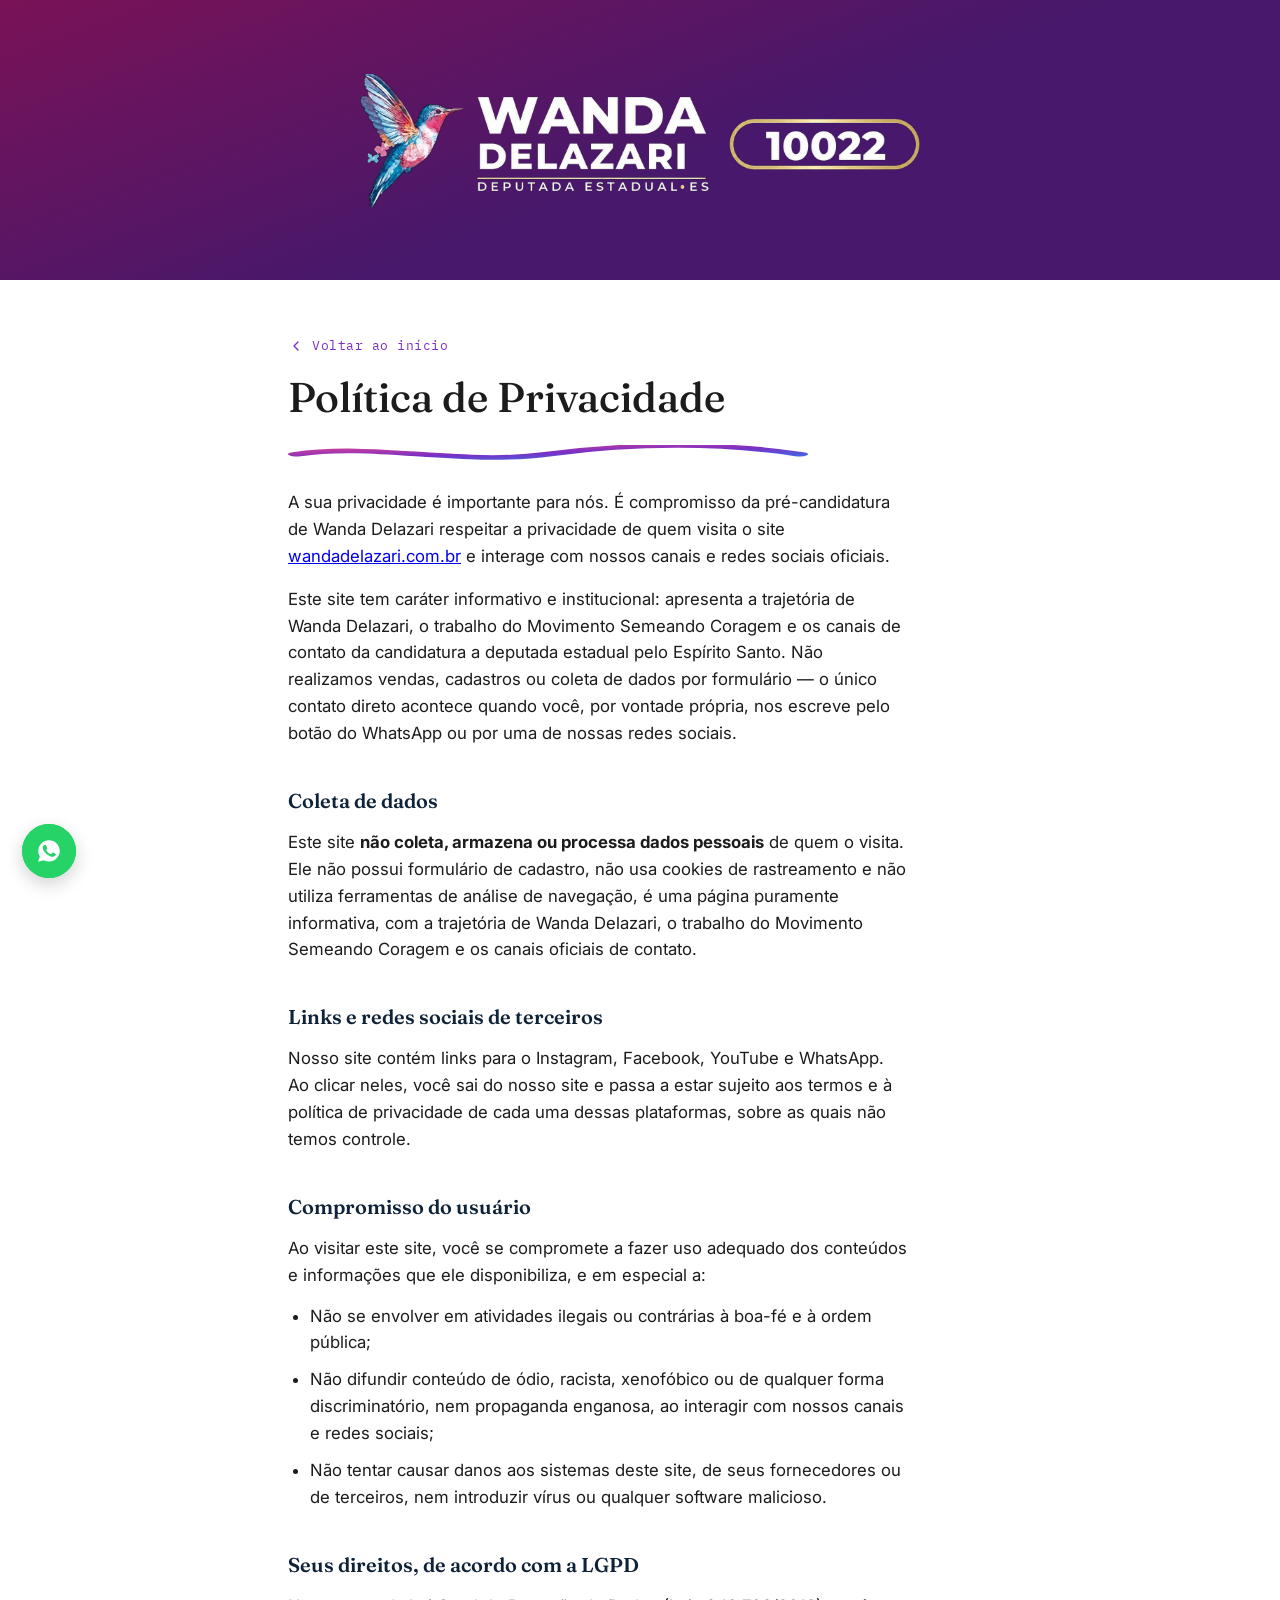
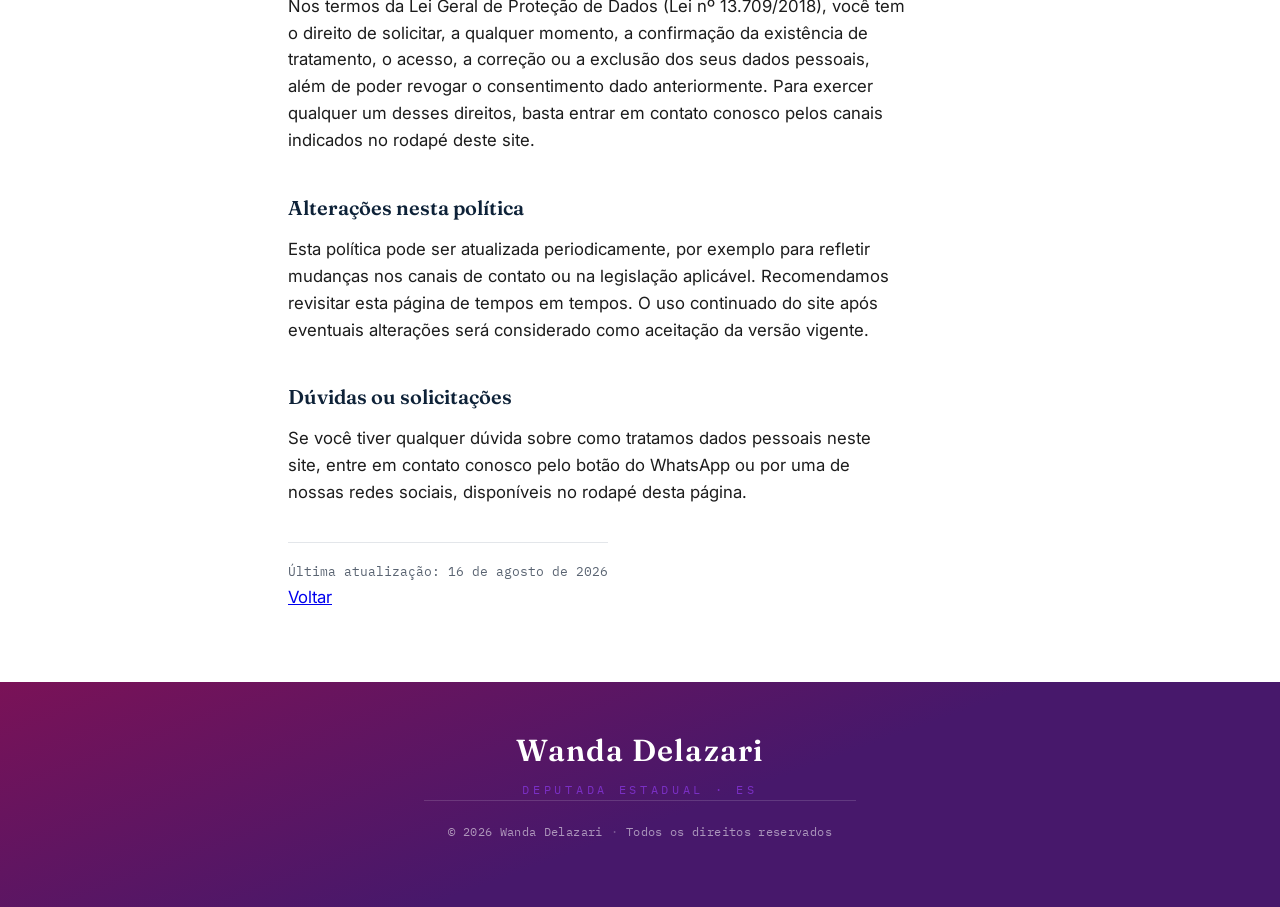
<file: politicaprivacidade.html>
<!DOCTYPE html>
<html lang="pt-BR">
<head>
<meta charset="UTF-8">
<meta name="viewport" content="width=device-width, initial-scale=1.0">
<title>Política de Privacidade — Wanda Delazari</title>

<link rel="preconnect" href="https://fonts.googleapis.com">
<link rel="preconnect" href="https://fonts.gstatic.com" crossorigin>
<link href="https://fonts.googleapis.com/css2?family=Fraunces:ital,wght@0,300;0,500;0,600;1,500&family=Inter:wght@400;500;600&family=IBM+Plex+Mono:wght@500&display=swap" rel="stylesheet">

<!-- Ícone do site (favicon) — usa o beija-flor sem fundo -->
<link rel="icon" type="image/png" sizes="512x512" href="imagens/favicon-512.png">
<link rel="icon" type="image/png" sizes="192x192" href="imagens/favicon-192.png">
<link rel="icon" type="image/png" sizes="48x48" href="imagens/favicon-48.png">
<link rel="icon" type="image/png" sizes="32x32" href="imagens/favicon-32.png">
<link rel="icon" type="image/png" sizes="16x16" href="imagens/favicon-16.png">
<link rel="shortcut icon" href="imagens/favicon.ico">
<link rel="apple-touch-icon" sizes="180x180" href="imagens/apple-touch-icon.png">

<link rel="stylesheet" href="style.css">

<style>
  /* ajustes específicos desta página de texto legal */
  .secao-legal{ padding-top:56px; }
  .secao-legal h2{ margin-bottom:8px; }
  .secao-legal h3{
    font-family:var(--fonte-titulo);
    font-weight:600;
    font-size:1.25rem;
    color:var(--azul-escuro);
    margin-top:38px;
    margin-bottom:12px;
  }
  .secao-legal ul{
    margin:14px 0 0;
    padding-left:22px;
    max-width:620px;
  }
  .secao-legal li{
    font-size:1.05rem;
    color:var(--texto);
    margin-bottom:10px;
  }
  .secao-legal li + li{ margin-top:2px; }
  .atualizado-em{
    display:inline-block;
    margin-top:36px;
    padding-top:18px;
    border-top:1px solid var(--linha-clara);
    font-family:var(--fonte-mono);
    font-size:0.82rem;
    color:var(--texto-suave);
  }
  .voltar-inicio{
    display:inline-flex;
    align-items:center;
    gap:8px;
    margin-bottom:8px;
    font-family:var(--fonte-mono);
    font-size:0.8rem;
    letter-spacing:0.04em;
    color:var(--acento-2);
    text-decoration:none;
  }
  .voltar-inicio:hover{ text-decoration:underline; }
  .voltar-inicio svg{ width:16px; height:16px; }
</style>
</head>
<body>
<script>document.documentElement.classList.add('js-ativo');</script>

<!-- Gradiente compartilhado (rosa → roxo → azul) usado nas linhas decorativas e ícones -->
<svg width="0" height="0" style="position:absolute" aria-hidden="true">
  <defs>
    <linearGradient id="gradPrincipal" x1="0" y1="0" x2="1" y2="1">
      <stop offset="0%" stop-color="var(--acento-1)"/>
      <stop offset="55%" stop-color="var(--acento-2)"/>
      <stop offset="100%" stop-color="var(--acento-3)"/>
    </linearGradient>
  </defs>
</svg>

<!-- ===================== CABEÇALHO ===================== -->
<header class="faixa-azul">
  <img src="imagens/cabecalho.png" alt="Wanda Delazari — Deputada Estadual · ES — 10555" class="logo-imagem" id="logo-topo-img">
</header>

<!-- ===================== CONTEÚDO ===================== -->
<section class="secao secao-legal">
  <a href="index.html" class="voltar-inicio">
    <svg viewBox="0 0 24 24" fill="none" stroke="currentColor" stroke-width="2" stroke-linecap="round" stroke-linejoin="round"><polyline points="15 18 9 12 15 6"/></svg>
    Voltar ao início
  </a>

  <h2>Política de Privacidade</h2>
  <div class="linha-assinatura">
    <svg viewBox="0 0 120 14" preserveAspectRatio="none">
      <path d="M2 8 C 20 -2, 40 18, 60 8 S 100 -2, 118 8" stroke="url(#gradPrincipal)" stroke-width="4" fill="none" stroke-linecap="round"/>
    </svg>
  </div>

  <p>
    A sua privacidade é importante para nós. É compromisso da pré-candidatura
    de Wanda Delazari respeitar a privacidade de quem visita o site
    <a href="https://www.wandadelazari.com.br">wandadelazari.com.br</a> e
    interage com nossos canais e redes sociais oficiais.
  </p>
  <p>
    Este site tem caráter informativo e institucional: apresenta a
    trajetória de Wanda Delazari, o trabalho do Movimento Semeando Coragem
    e os canais de contato da candidatura a deputada estadual pelo
    Espírito Santo. Não realizamos vendas, cadastros ou coleta de dados por
    formulário — o único contato direto acontece quando você, por vontade
    própria, nos escreve pelo botão do WhatsApp ou por uma de nossas redes
    sociais.
  </p>

 <h3>Coleta de dados</h3>
  <p>
    Este site <strong>não coleta, armazena ou processa dados pessoais</strong>
    de quem o visita. Ele não possui formulário de cadastro, não usa cookies
    de rastreamento e não utiliza ferramentas de análise de navegação, é
    uma página puramente informativa, com a trajetória de Wanda Delazari, o
    trabalho do Movimento Semeando Coragem e os canais oficiais de contato.
  </p>

  <h3>Links e redes sociais de terceiros</h3>
  <p>
    Nosso site contém links para o Instagram, Facebook, YouTube e
    WhatsApp. Ao clicar neles, você sai do nosso site e passa a estar sujeito
    aos termos e à política de privacidade de cada uma dessas plataformas,
    sobre as quais não temos controle. 
  </p>

  <h3>Compromisso do usuário</h3>
  <p>
    Ao visitar este site, você se compromete a fazer uso adequado dos
    conteúdos e informações que ele disponibiliza, e em especial a:
  </p>
  <ul>
    <li>Não se envolver em atividades ilegais ou contrárias à boa-fé e à ordem pública;</li>
    <li>Não difundir conteúdo de ódio, racista, xenofóbico ou de qualquer forma discriminatório, nem propaganda enganosa, ao interagir com nossos canais e redes sociais;</li>
    <li>Não tentar causar danos aos sistemas deste site, de seus fornecedores ou de terceiros, nem introduzir vírus ou qualquer software malicioso.</li>
  </ul>

  <h3>Seus direitos, de acordo com a LGPD</h3>
  <p>
    Nos termos da Lei Geral de Proteção de Dados (Lei nº 13.709/2018), você
    tem o direito de solicitar, a qualquer momento, a confirmação da
    existência de tratamento, o acesso, a correção ou a exclusão dos seus
    dados pessoais, além de poder revogar o consentimento dado anteriormente.
    Para exercer qualquer um desses direitos, basta entrar em contato
    conosco pelos canais indicados no rodapé deste site.
  </p>

  <h3>Alterações nesta política</h3>
  <p>
    Esta política pode ser atualizada periodicamente, por exemplo para
    refletir mudanças nos canais de contato ou na legislação aplicável.
    Recomendamos revisitar esta página de tempos em tempos. O uso continuado
    do site após eventuais alterações será considerado como aceitação da
    versão vigente.
  </p>

  <h3>Dúvidas ou solicitações</h3>
  <p>
    Se você tiver qualquer dúvida sobre como tratamos dados pessoais neste
    site, entre em contato conosco pelo botão do WhatsApp ou por uma de
    nossas redes sociais, disponíveis no rodapé desta página.
  </p>

  <span class="atualizado-em">Última atualização: 16 de agosto de 2026</span>
  <p>
  <a href="index.html">Voltar</a>
  </p>
</section>

<!-- ===================== RODAPÉ ===================== -->
<footer>
  <div class="faixa-azul faixa-azul-rodape">
    <div class="logo pequeno" id="logo-rodape">XXXX</div>
    <div class="logo-sub pequeno" id="logo-sub-rodape">XXXXXX</div>



  <div class="rodape-base">
    <div class="copyright">
      <span>&copy; <span id="ano-atual">2026</span> Wanda Delazari</span>
      <span class="ponto">·</span>
      <span>Todos os direitos reservados</span>
    </div>
  </div>
</footer>

<!-- ===================== BOTÕES FIXOS ===================== -->
<button id="btn-topo" class="btn-fixo" aria-label="Voltar ao topo">
  <svg viewBox="0 0 24 24" fill="none" stroke-width="2.4" stroke-linecap="round" stroke-linejoin="round"><polyline points="18 15 12 9 6 15"/></svg>
</button>

<a id="btn-wpp" class="btn-fixo" href="#" target="_blank" rel="noopener" aria-label="Falar no WhatsApp">
  <svg viewBox="0 0 24 24"><path d="M12.04 2C6.58 2 2.13 6.45 2.13 11.91c0 1.87.5 3.63 1.44 5.16L2 22l5.09-1.53a9.87 9.87 0 0 0 4.95 1.32h.01c5.46 0 9.9-4.45 9.9-9.91C21.95 6.45 17.5 2 12.04 2m5.8 14.03c-.24.68-1.4 1.3-1.93 1.36-.5.06-1.02.27-3.43-.72a12.1 12.1 0 0 1-5-4.4c-.37-.5-1.2-1.6-1.2-3.06 0-1.46.77-2.17 1.04-2.46.27-.3.6-.37.8-.37.2 0 .4 0 .58.01.19.01.44-.07.68.53.25.6.85 2.08.92 2.23.07.16.12.34.02.55-.1.2-.15.33-.3.5-.15.18-.31.4-.44.53-.15.15-.3.32-.13.62.17.3.76 1.26 1.63 2.04 1.12 1 2.06 1.32 2.36 1.47.3.15.47.13.65-.08.18-.2.75-.87.95-1.17.2-.3.4-.25.66-.15.27.1 1.72.82 2.02.97.3.15.5.22.57.35.08.13.08.72-.16 1.4"/></svg>
</a>

<script src="script.js"></script>
</body>
</html>
</file>
<file: style.css>
:root{
  --azul-escuro:   #0E2238;
  --azul-medio:    #163457;
  --branco:        #FFFFFF;
  --texto:         #1C1C1C;
  --texto-suave:   #5A6472;
  --linha-clara:   #E3E6EA;
  --acento-1:      #E9438C; /* rosa */
  --acento-2:      #7A2FC4; /* roxo */
  --acento-3:      #3B6FE8; /* azul */
  --faixa-1:       #7A1257; /* rosa profundo — cabeçalho/rodapé */
  --faixa-2:       #47186B; /* roxo profundo — cabeçalho/rodapé */
  --faixa-3:       #47186B; /* azul profundo — cabeçalho/rodapé */
  --wpp-verde:     #25D366;
  --fonte-titulo:  'Fraunces', serif;
  --fonte-corpo:   'Inter', sans-serif;
  --fonte-mono:    'IBM Plex Mono', monospace;
}

*{ margin:0; padding:0; box-sizing:border-box; }

html{ scroll-behavior:smooth; }

body{
  background:var(--branco);
  color:var(--texto);
  font-family:var(--fonte-corpo);
  line-height:1.6;
  -webkit-font-smoothing:antialiased;
  overflow-x:hidden;
}

img{ max-width:100%; display:block; }

/* ---------- linha assinatura (ondulada, gradiente) ---------- */
.linha-assinatura{
  width:100%;
  max-width:520px;
  height:16px;
  margin-top:14px;
  margin-bottom:28px;
}
.linha-assinatura svg{ width:100%; height:100%; display:block; }

/* ---------- CABEÇALHO / RODAPÉ (faixa azul) ---------- */
.faixa-azul{
  background:linear-gradient(160deg, var(--faixa-1) 0%, var(--faixa-2) 55%, var(--faixa-3) 100%);
  width:100%;
  display:flex;
  align-items:center;
  justify-content:center;
  text-align:center;
  color:var(--branco);
  padding:70px 24px;
}
header.faixa-azul{ min-height:280px; flex-direction:column; }
footer .faixa-azul-rodape{ min-height:150px; flex-direction:column; padding:44px 24px 36px; }

.logo{
  font-family:var(--fonte-titulo);
  font-weight:600;
  letter-spacing:0.04em;
  font-size:clamp(2.2rem, 6vw, 3.6rem);
}
.logo-imagem{
  width:100%;
  max-width:560px;
  height:auto;
}
.logo-sub{
  font-family:var(--fonte-mono);
  font-size:0.72rem;
  letter-spacing:0.32em;
  text-transform:uppercase;
  color:var(--acento-2);
  margin-top:10px;
}
.logo.pequeno{ font-size:clamp(1.4rem, 4vw, 1.9rem); }
.logo-sub.pequeno{ margin-top:6px; }

/* ---------- FOTOS DE SEÇÃO (placeholders) ---------- */
.foto{
  width:100%;
  aspect-ratio:16/8;
  background:
    linear-gradient(135deg, rgba(39,158,147,0.14), rgba(242,180,65,0.14)),
    repeating-linear-gradient(45deg, #F4F5F7 0 2px, #ECEEF1 2px 40px);
  display:flex;
  align-items:center;
  justify-content:center;
  color:var(--texto-suave);
  font-family:var(--fonte-mono);
  font-size:0.78rem;
  letter-spacing:0.05em;
  text-align:center;
  border-top:1px solid var(--linha-clara);
  border-bottom:1px solid var(--linha-clara);
}
.foto span{
  background:rgba(255,255,255,0.85);
  padding:8px 16px;
  border-radius:100px;
}

/* ---------- SEÇÕES DE TEXTO ---------- */
.secao{
  max-width:760px;
  margin:0 auto;
  padding:72px 28px;
}
.secao h2{
  font-family:var(--fonte-titulo);
  font-weight:500;
  font-size:clamp(1.9rem, 4.5vw, 2.6rem);
}
.secao p{
  font-size:1.05rem;
  color:var(--texto);
  max-width:620px;
}
.secao p + p{ margin-top:16px; }

/* ---------- CARROSSEL "MEU TRABALHO" ---------- */
.carrossel-wrap{
  position:relative;
  max-width:900px;
  margin:0 auto;
  padding:0 28px 90px;
}
.carrossel{
  display:flex;
  gap:18px;
  overflow-x:auto;
  scroll-snap-type:x mandatory;
  padding:10px 4px 16px;
  scrollbar-width:none;
  align-items:center;
}
.carrossel::-webkit-scrollbar{ display:none; }
.carrossel-item{
  flex:0 0 auto;
  height:320px;
  width:auto;
  scroll-snap-align:center;
  border-radius:6px;
  overflow:hidden;
  border:1px solid var(--linha-clara);
}
.carrossel-item img{
  height:100%;
  width:auto;
  max-width:none;
  display:block;
}
.carrossel-item span{
  background:rgba(255,255,255,0.85);
  padding:8px 16px;
  border-radius:100px;
}
.carrossel-nav{
  display:flex;
  justify-content:center;
  gap:14px;
  margin-top:18px;
}
.carrossel-nav{ display:none; }
.carrossel-btn{
  width:40px;
  height:40px;
  border-radius:50%;
  border:1px solid var(--linha-clara);
  background:var(--branco);
  display:flex;
  align-items:center;
  justify-content:center;
  cursor:pointer;
  transition:background 0.2s ease, transform 0.15s ease;
}
.carrossel-btn:hover{ background:#F4F5F7; transform:translateY(-1px); }
.carrossel-btn svg{ width:16px; height:16px; stroke:var(--azul-escuro); }

/* ---------- SLIDER "TRÊS FRENTES" (um card por vez, avança sozinho) ---------- */
.frentes-wrap{
  position:relative;
  max-width:640px;
  margin:0 auto;
  padding:8px 28px 70px;
}
.frentes-viewport{
  overflow:hidden;
  border-radius:16px;
  border:1px solid var(--linha-clara);
  box-shadow:0 6px 24px rgba(14,34,56,0.07);
}
.frentes-track{
  display:flex;
  transition:transform 0.65s cubic-bezier(.65,0,.35,1);
}
.frente-slide{
  flex:0 0 100%;
  width:100%;
  box-sizing:border-box;
  background:var(--branco);
  padding:48px 40px 44px;
  text-align:center;
}
.frente-icone{
  width:60px;
  height:60px;
  margin:0 auto 22px;
}
.frente-icone svg{ width:100%; height:100%; }
.frente-numero{
  display:inline-block;
  font-family:var(--fonte-mono);
  font-size:0.7rem;
  letter-spacing:0.2em;
  background:linear-gradient(90deg, var(--acento-1), var(--acento-3));
  -webkit-background-clip:text;
  background-clip:text;
  color:transparent;
  margin-bottom:14px;
}
.frente-slide h3{
  font-family:var(--fonte-titulo);
  font-weight:600;
  font-size:1.7rem;
  color:var(--azul-escuro);
  margin-bottom:16px;
}
.frente-slide p{
  font-size:1.02rem;
  color:var(--texto-suave);
  line-height:1.65;
  max-width:440px;
  margin:0 auto;
}

.frentes-controles{
  display:flex;
  align-items:center;
  justify-content:center;
  gap:20px;
  margin-top:22px;
}
.frentes-dots{
  display:flex;
  align-items:center;
  gap:9px;
}
.frente-dot{
  width:9px;
  height:9px;
  border-radius:50%;
  border:none;
  padding:0;
  background:var(--linha-clara);
  cursor:pointer;
  transition:background 0.25s ease, transform 0.25s ease;
}
.frente-dot.ativo{
  background:linear-gradient(90deg, var(--acento-1), var(--acento-2), var(--acento-3));
  transform:scale(1.35);
}

/* ---------- SELOS "MULHER · FAMÍLIA · FÉ" (seção Quem sou) ---------- */
.pilares-badges{
  display:flex;
  flex-wrap:wrap;
  gap:12px;
  margin-bottom:26px;
}
.pilar-badge{
  display:inline-flex;
  align-items:center;
  gap:8px;
  padding:9px 20px 9px 14px;
  border-radius:100px;
  background:
    linear-gradient(var(--branco), var(--branco)) padding-box,
    linear-gradient(120deg, var(--acento-1), var(--acento-2), var(--acento-3)) border-box;
  border:1.5px solid transparent;
  font-family:var(--fonte-mono);
  font-size:0.78rem;
  letter-spacing:0.05em;
  font-weight:600;
  color:var(--azul-escuro);
  opacity:0;
  transform:scale(0.85);
  transition:opacity 0.5s ease, transform 0.5s ease;
}
.pilar-badge.visivel{ opacity:1; transform:scale(1); }
.pilar-badge:nth-child(1){ transition-delay:0s; }
.pilar-badge:nth-child(2){ transition-delay:.12s; }
.pilar-badge:nth-child(3){ transition-delay:.24s; }
.pilar-badge svg{ width:16px; height:16px; color:var(--acento-2); flex-shrink:0; }

/* ---------- TEXTO EM DESTAQUE (gradiente) ---------- */
.destaque{
  background:linear-gradient(90deg, var(--acento-1), var(--acento-2), var(--acento-3));
  -webkit-background-clip:text;
  background-clip:text;
  color:transparent;
  font-weight:600;
}

/* ---------- BLOCOS DE DESTAQUE (trechos sobre fé / família) ---------- */
.bloco-destaque{
  position:relative;
  margin:30px 0;
  padding:24px 28px;
  border-radius:4px 14px 14px 4px;
  background:linear-gradient(100deg, rgba(233,67,140,0.06), rgba(59,111,232,0.05));
}
.bloco-destaque::before{
  content:'';
  position:absolute;
  left:0; top:0; bottom:0;
  width:4px;
  border-radius:4px;
  background:linear-gradient(180deg, var(--acento-1), var(--acento-2), var(--acento-3));
}
.bloco-destaque p{
  margin:0;
  max-width:none;
  font-style:italic;
  color:var(--texto);
}
.bloco-destaque--alt{
  background:linear-gradient(100deg, rgba(122,47,196,0.06), rgba(59,111,232,0.06));
}

/* ---------- CHAMADA FINAL (seção Quem sou) ---------- */
.chamada-final{
  text-align:center;
  font-family:var(--fonte-titulo);
  font-weight:600;
  font-size:1.28rem;
  line-height:1.5;
  color:var(--azul-escuro);
  max-width:560px !important;
  margin:40px auto 0 !important;
  padding-top:30px;
  border-top:1px solid var(--linha-clara);
}
.chamada-final::after{
  content:'';
  display:block;
  width:64px;
  height:4px;
  margin:18px auto 0;
  border-radius:4px;
  background:linear-gradient(90deg, var(--acento-1), var(--acento-2), var(--acento-3));
}

/* ---------- ANIMAÇÃO: revelar ao rolar a página ---------- */
.reveal{
  opacity:0;
  transform:translateY(26px);
  transition:opacity 0.7s ease, transform 0.7s ease;
}
.reveal.visivel{
  opacity:1;
  transform:translateY(0);
}
/* leve cascata entre parágrafos de uma mesma seção */
.secao p:nth-of-type(1){ transition-delay:0s; }
.secao p:nth-of-type(2){ transition-delay:.08s; }
.secao p:nth-of-type(3){ transition-delay:.16s; }
.secao p:nth-of-type(4){ transition-delay:.24s; }
.secao p:nth-of-type(5){ transition-delay:.32s; }
.secao p:nth-of-type(6){ transition-delay:.4s; }
.secao p:nth-of-type(7){ transition-delay:.48s; }

/* ---------- MANCHAS DECORATIVAS DE FUNDO (rosa/roxo/azul) ---------- */
.secao-decorada{
  position:relative;
  overflow:hidden;
}
.secao-decorada::before{
  content:'';
  position:absolute;
  width:440px;
  height:440px;
  border-radius:50%;
  background:linear-gradient(135deg, var(--acento-1), var(--acento-3));
  opacity:0.07;
  filter:blur(70px);
  top:-180px;
  right:-160px;
  pointer-events:none;
}
.secao-decorada--esquerda::before{
  top:auto;
  right:auto;
  left:-160px;
  bottom:-180px;
  background:linear-gradient(135deg, var(--acento-2), var(--acento-1));
}

/* ---------- ÍCONE DE CITAÇÃO DECORATIVO ---------- */
.citacao-decorativa{
  width:64px;
  height:auto;
  opacity:0.9;
  margin-bottom:12px;
}
.citacao-decorativa svg{ width:100%; height:100%; display:block; }

/* ---------- LINHA DO TEMPO (parágrafos de "Meu trabalho") ---------- */
.linha-tempo{
  position:relative;
  margin-top:8px;
}
.linha-tempo::before{
  content:'';
  position:absolute;
  left:5px;
  top:8px;
  bottom:8px;
  width:2px;
  background:linear-gradient(180deg, var(--acento-1), var(--acento-2), var(--acento-3));
  opacity:0.35;
}
.linha-tempo-item{
  position:relative;
  padding-left:28px;
}
.linha-tempo-item::before{
  content:'';
  position:absolute;
  left:0;
  top:9px;
  width:12px;
  height:12px;
  border-radius:50%;
  background:linear-gradient(135deg, var(--acento-1), var(--acento-2), var(--acento-3));
  box-shadow:0 0 0 4px var(--branco);
}
.linha-tempo-item + .linha-tempo-item{ margin-top:16px; }

@media (prefers-reduced-motion:reduce){
  .reveal{ opacity:1; transform:none; transition:none; }
  .pilar-badge{ opacity:1; transform:none; transition:none; }
}

/* ---------- RODAPÉ ---------- */
footer{ background:var(--faixa-3); }
.rodape-texto{
  font-size:0.95rem;
  color:rgba(255,255,255,0.78);
  max-width:420px;
  margin-top:16px;
}

.redes-sociais{
  display:flex;
  flex-wrap:wrap;
  align-items:center;
  justify-content:center;
  gap:22px;
  margin-top:26px;
}
.rede-icone{
  width:52px;
  height:52px;
  border-radius:50%;
  display:flex;
  align-items:center;
  justify-content:center;
  background:rgba(255,255,255,0.08);
  border:1px solid rgba(255,255,255,0.22);
  transition:transform 0.2s ease, background 0.2s ease;
}
.rede-icone:hover{ transform:translateY(-3px); background:rgba(255,255,255,0.16); }
.rede-icone svg{ width:22px; height:22px; fill:var(--branco); }

/* linha fina clara + copyright */
.rodape-base{
  border-top:1px solid rgba(255,255,255,0.14);
  padding:22px 24px 30px;
  text-align:center;
}
.copyright{
  font-family:var(--fonte-mono);
  font-size:0.74rem;
  letter-spacing:0.03em;
  color:rgba(255,255,255,0.55);
  display:flex;
  flex-wrap:wrap;
  align-items:center;
  justify-content:center;
  gap:8px;
}
.copyright a{
  color:rgba(255,255,255,0.55);
  text-decoration:none;
  border-bottom:1px solid transparent;
  transition:border-color 0.2s ease, color 0.2s ease;
}
.copyright a:hover{ color:#fff; border-color:rgba(255,255,255,0.5); }
.ponto{ opacity:0.5; }

/* ---------- BOTÕES FIXOS ---------- */
.btn-fixo{
  position:fixed;
  bottom:22px;
  width:54px;
  height:54px;
  border-radius:50%;
  display:flex;
  align-items:center;
  justify-content:center;
  box-shadow:0 6px 18px rgba(0,0,0,0.18);
  z-index:999;
  text-decoration:none;
  border:none;
  cursor:pointer;
}

#btn-topo{
  right:22px;
  background:linear-gradient(135deg, var(--acento-1), var(--acento-2), var(--acento-3));
  opacity:0;
  pointer-events:none;
  transform:translateY(10px);
  transition:opacity 0.25s ease, transform 0.25s ease;
}
#btn-topo.visivel{ opacity:1; pointer-events:auto; transform:translateY(0); }
#btn-topo svg{ width:22px; height:22px; stroke:var(--branco); }

#btn-wpp{
  left:22px;
  background:var(--wpp-verde);
}
#btn-wpp svg{ width:26px; height:26px; fill:var(--branco); }
#btn-wpp::before{
  content:'';
  position:absolute;
  inset:0;
  border-radius:50%;
  background:var(--wpp-verde);
  animation:pulso 2.4s ease-out infinite;
  z-index:-1;
}
@keyframes pulso{
  0%{ transform:scale(1); opacity:0.5; }
  100%{ transform:scale(1.7); opacity:0; }
}

@media (max-width:600px){
  header.faixa-azul{ min-height:220px; padding:50px 20px; }
  .secao{ padding:48px 20px; }
  .secao p{ font-size:1rem; }
  .btn-fixo{ width:48px; height:48px; bottom:16px; }
  #btn-topo{ right:16px; }
  #btn-wpp{ left:16px; }

  .frentes-wrap{ padding:4px 20px 56px; }
  .frente-slide{ padding:38px 26px 34px; }
  .frente-icone{ width:50px; height:50px; margin-bottom:16px; }
  .frente-slide h3{ font-size:1.4rem; margin-bottom:12px; }
  .frente-slide p{ font-size:0.94rem; line-height:1.6; }
  .frente-numero{ font-size:0.62rem; margin-bottom:12px; }
  .frentes-controles{ gap:14px; margin-top:18px; }

  .carrossel-wrap{ padding:0 20px 64px; }
  .carrossel{ gap:12px; }
  .carrossel-item{ height:240px; }

  .redes-sociais{ gap:16px; row-gap:14px; }

  .pilares-badges{ gap:9px; margin-bottom:20px; }
  .pilar-badge{ padding:7px 16px 7px 12px; font-size:0.72rem; }
  .pilar-badge svg{ width:14px; height:14px; }

  .bloco-destaque{ padding:20px 20px; margin:24px 0; }

  .chamada-final{ font-size:1.14rem; padding-top:24px; margin-top:32px !important; }
}

@media (max-width:380px){
  .frente-slide{ padding:32px 20px 28px; }
  .frente-slide h3{ font-size:1.22rem; }
  .frente-slide p{ font-size:0.9rem; }
}

@media (prefers-reduced-motion:reduce){
  html{ scroll-behavior:auto; }
  #btn-wpp::before{ animation:none; }
  .frentes-track{ transition:none; }
}
</file>
